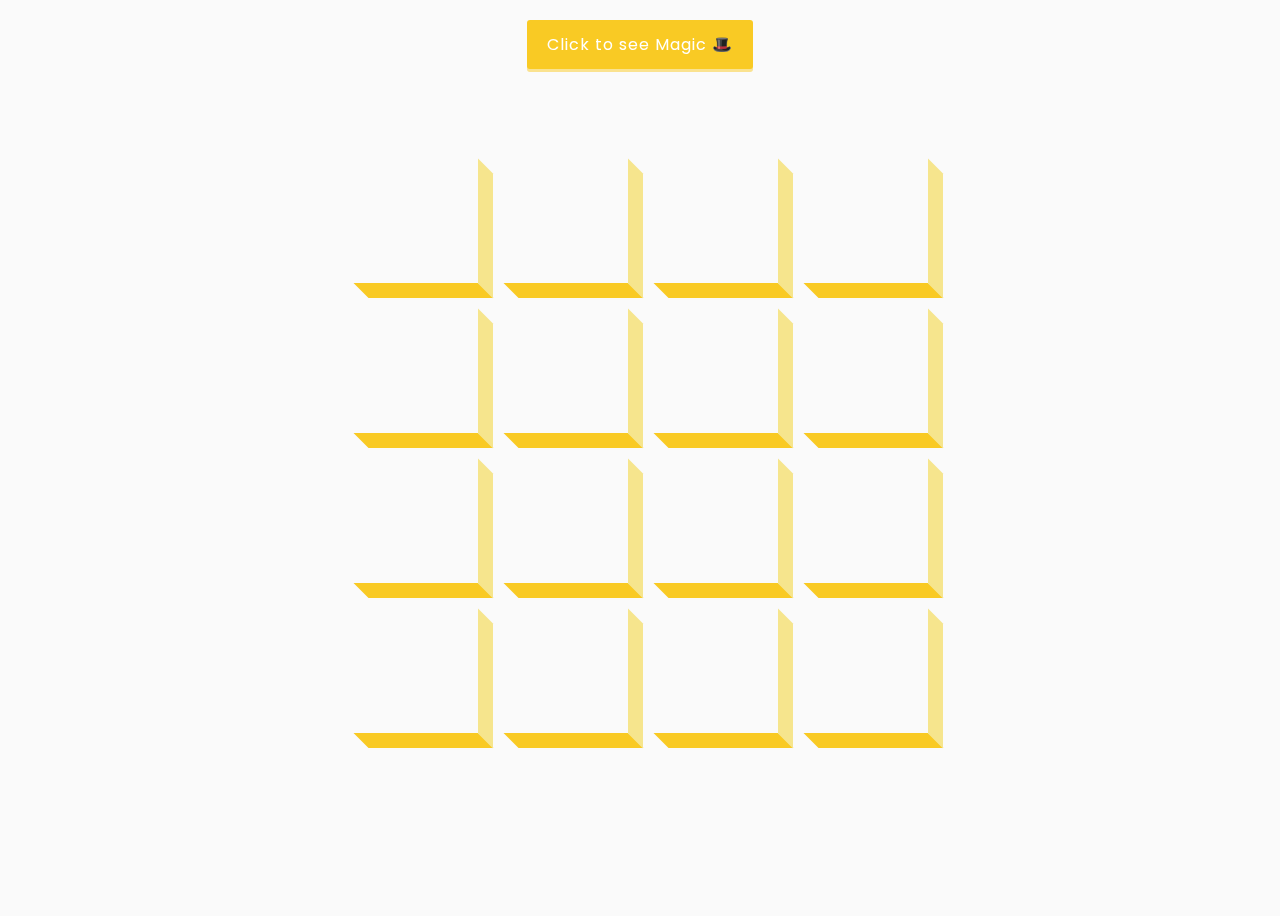
<file: 3D-MagicBox/index.html>
<!DOCTYPE html>
<html lang="en">
  <head>
    <meta charset="UTF-8" />
    <meta name="viewport" content="width=device-width, initial-scale=1.0" />
    <link
      rel="stylesheet"
      href="https://cdnjs.cloudflare.com/ajax/libs/font-awesome/5.14.0/css/all.min.css"
      integrity="sha512-1PKOgIY59xJ8Co8+NE6FZ+LOAZKjy+KY8iq0G4B3CyeY6wYHN3yt9PW0XpSriVlkMXe40PTKnXrLnZ9+fkDaog=="
      crossorigin="anonymous"
    />
    <link rel="stylesheet" href="style.css" />
    <title>3D Magic Boxes</title>
  </head>
  <body>
    <button id="btn" class="magic">Click to see Magic 🎩</button>
    <div id="boxes" class="boxes big"></div>
    <script src="script.js"></script>
  </body>
</html>
</file>
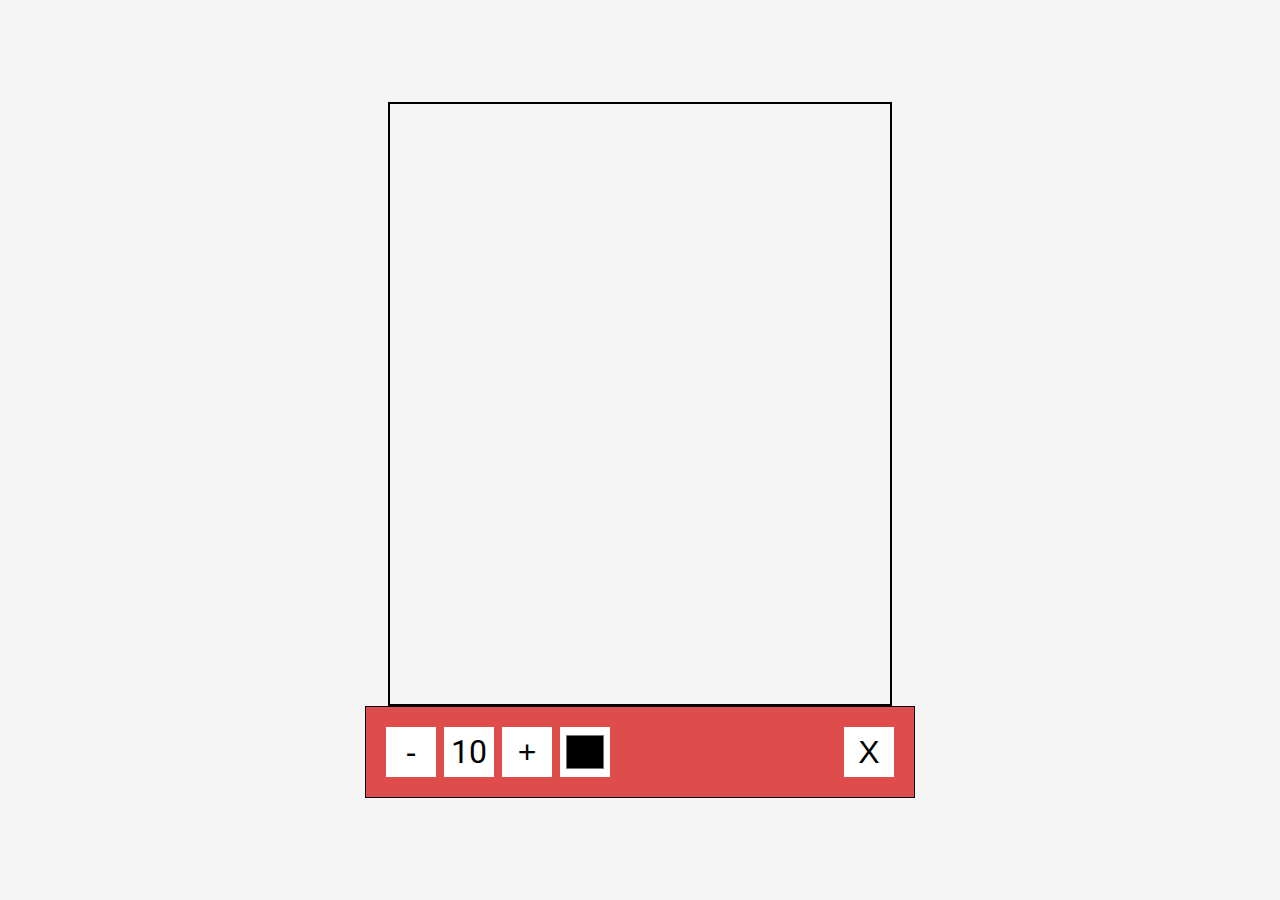
<file: Drawing_App/index.html>
<!DOCTYPE html>
<html lang="en">
  <head>
    <meta charset="UTF-8" />
    <meta name="viewport" content="width=device-width, initial-scale=1.0" />
    <link rel="stylesheet" href="style.css" />
    <title>Drawing App</title>
  </head>
  <body>
    <canvas id="canvas" width="500" height="600"></canvas>
    <div class="toolbox">
      <button id="decrease">-</button>
      <span id="size">10</span>
      <button id="increase">+</button>
      <input type="color" id="color">
      <button id="clear">X</button>
    </div>

    <script src="script.js"></script>
  </body>
</html>
</file>
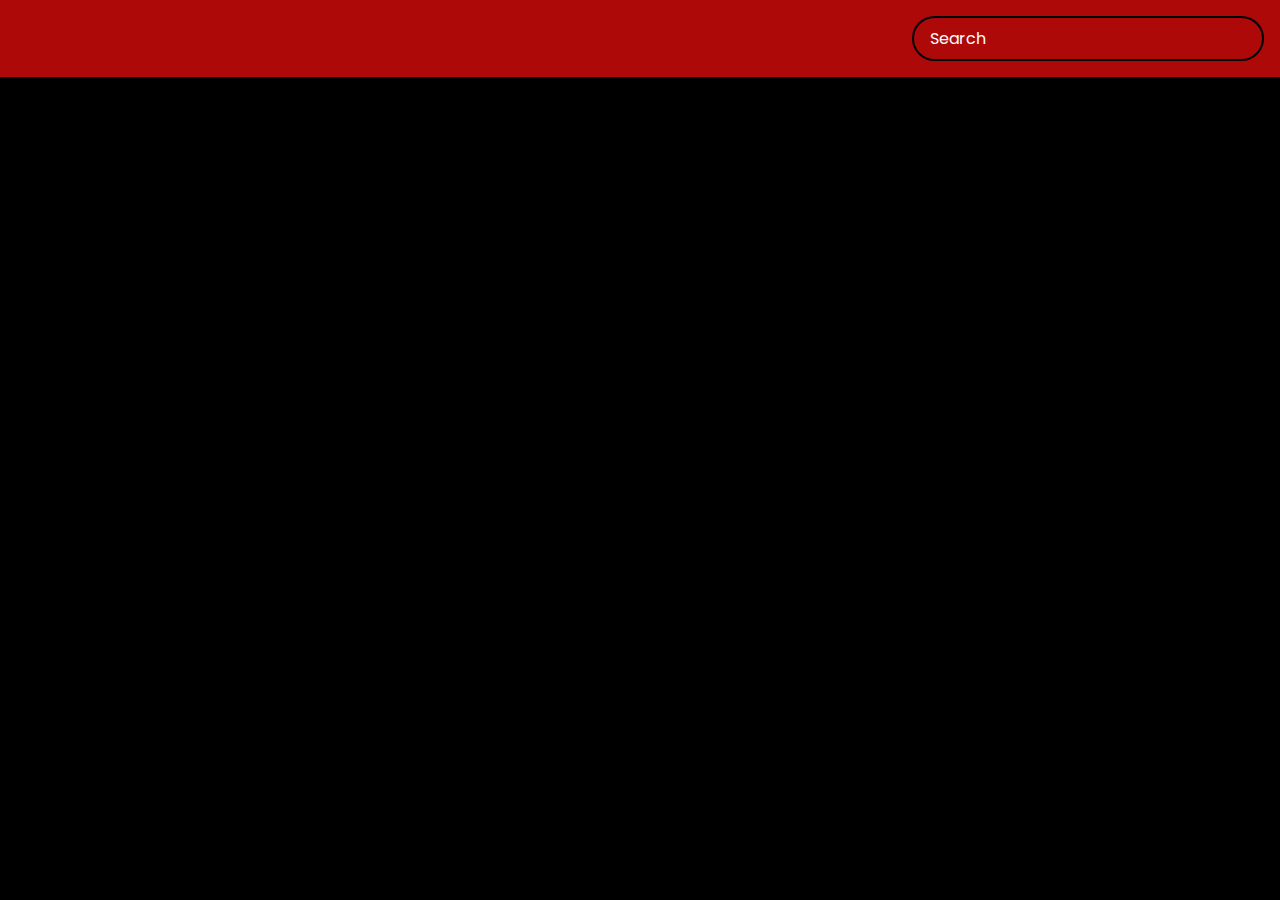
<file: MovieApp/index.html>
<!DOCTYPE html>
<html lang="en">
  <head>
    <meta charset="UTF-8" />
    <meta name="viewport" content="width=device-width, initial-scale=1.0" />
    <link rel="stylesheet" href="style.css" />
    <title>Movie App</title>
  </head>
  <body>
    <header>
      <form id="form">
        <input type="text" id="search" class="search" placeholder="Search">
      </form>
    </header>

    <main id="main"></main>

    <script src="script.js"></script>
  </body>
</html>
</file>
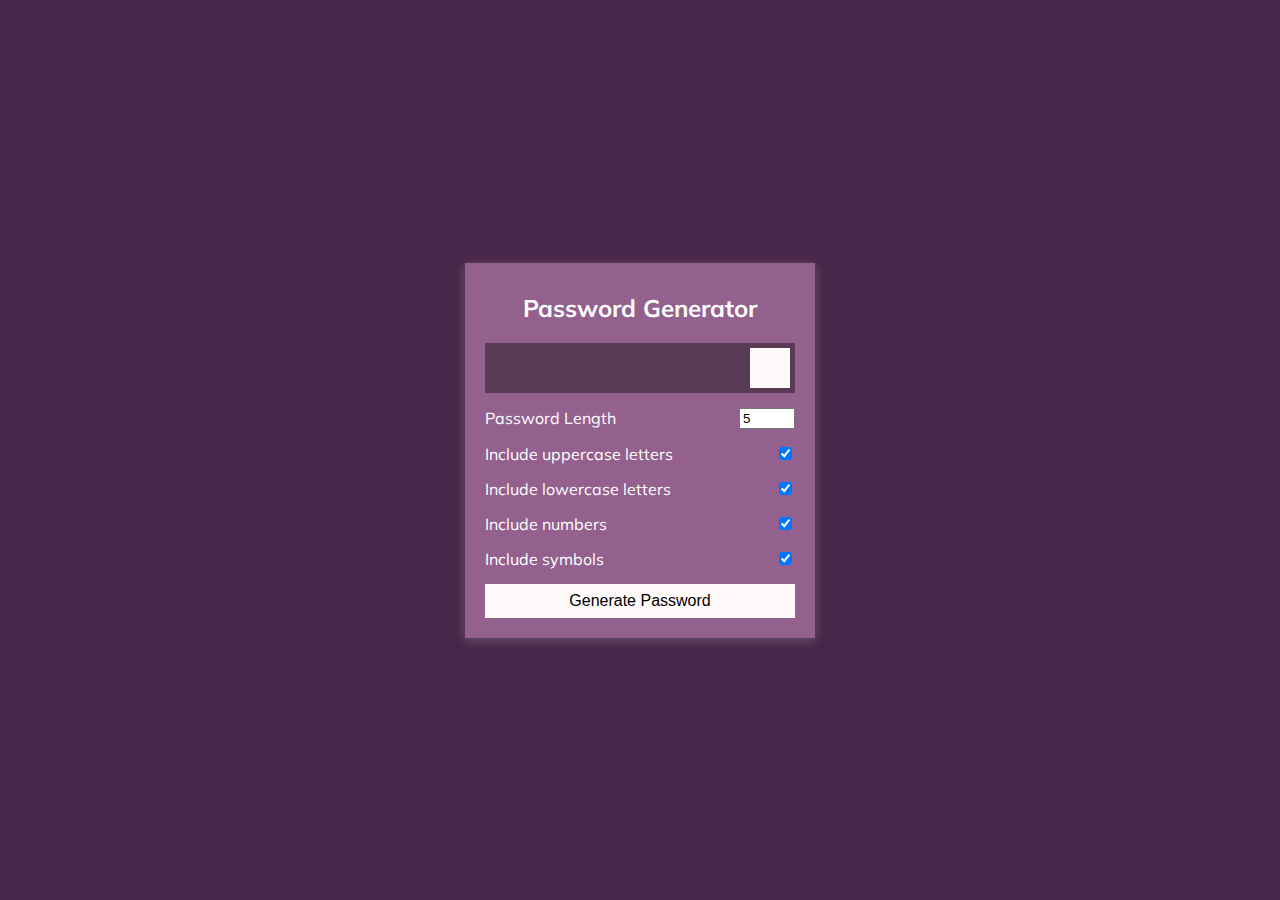
<file: Password-Generator/index.html>
<!DOCTYPE html>
<html lang="en">
  <head>
    <meta charset="UTF-8" />
    <meta name="viewport" content="width=device-width, initial-scale=1.0" />
    <link rel="stylesheet" href="https://cdnjs.cloudflare.com/ajax/libs/font-awesome/5.14.0/css/all.min.css" integrity="sha512-1PKOgIY59xJ8Co8+NE6FZ+LOAZKjy+KY8iq0G4B3CyeY6wYHN3yt9PW0XpSriVlkMXe40PTKnXrLnZ9+fkDaog==" crossorigin="anonymous" />
    <link rel="stylesheet" href="style.css" />
    <title>Password Generator</title>
  </head>
  <body>
    <div class="container">
      <h2>Password Generator</h2>
      <div class="result-container">
        <span id="result"></span>
        <button class="btn" id="clipboard">
          <i class="far fa-clipboard"></i>
        </button>
      </div>
      <div class="settings">
        <div class="setting">
          <label>Password Length</label>
          <input type="number" id="length" min="5" max="20" value="5">
        </div>
        <div class="setting">
          <label>Include uppercase letters</label>
          <input type="checkbox" id="uppercase" checked>
        </div>
        <div class="setting">
          <label>Include lowercase letters</label>
          <input type="checkbox" id="lowercase" checked>
        </div>
        <div class="setting">
          <label>Include numbers</label>
          <input type="checkbox" id="numbers" checked>
        </div>
        <div class="setting">
          <label>Include symbols</label>
          <input type="checkbox" id="symbols" checked>
        </div>
      </div>

      <button class="btn btn-large" id="generate">
        Generate Password
      </button>
    </div>
    <script src="script.js"></script>
  </body>
</html>
</file>
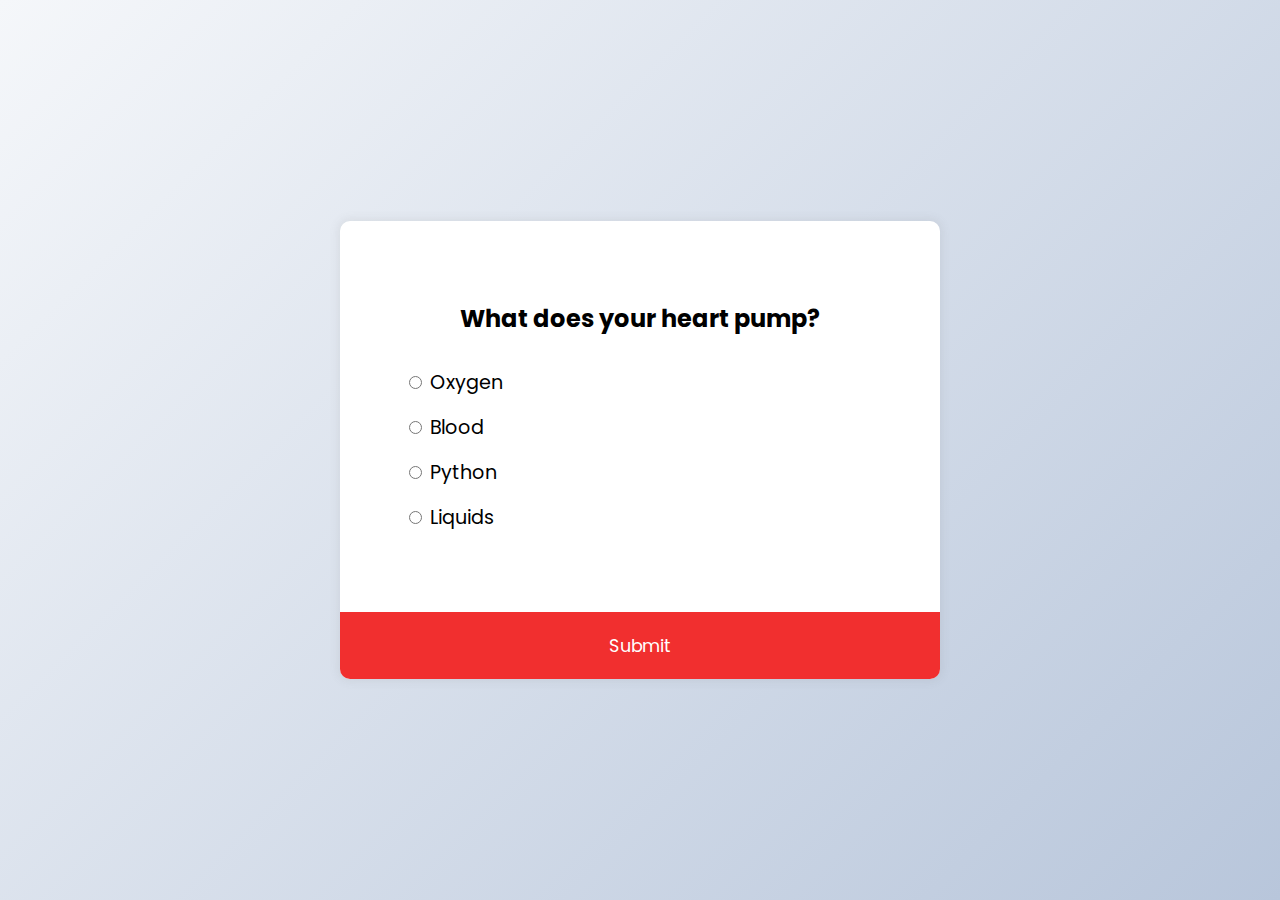
<file: Quiz_app/index.html>
<!DOCTYPE html>
<html lang="en">
  <head>
    <meta charset="UTF-8" />
    <meta name="viewport" content="width=device-width, initial-scale=1.0" />
    <link rel="stylesheet" href="style.css" />
    <title>Quiz App</title>
  </head>
  <body>
    <div class="quiz-container" id="quiz">
      <div class="quiz-header">
        <h2 id="question">Question text</h2>
        <ul>
          <li>
            <input type="radio" name="answer" id="a" class="answer">
            <label for="a" id="a_text">Question</label>
          </li>

          <li>
            <input type="radio" name="answer" id="b" class="answer">
            <label for="b" id="b_text">Question</label>
          </li>

          <li>
            <input type="radio" name="answer" id="c" class="answer">
            <label for="c" id="c_text">Question</label>
          </li>

          <li>
            <input type="radio" name="answer" id="d" class="answer">
            <label for="d" id="d_text">Question</label>
          </li>
        </ul>
      </div>
      <button id="submit">Submit</button>
    </div>
    <script src="script.js"></script>
  </body>
</html>
</file>
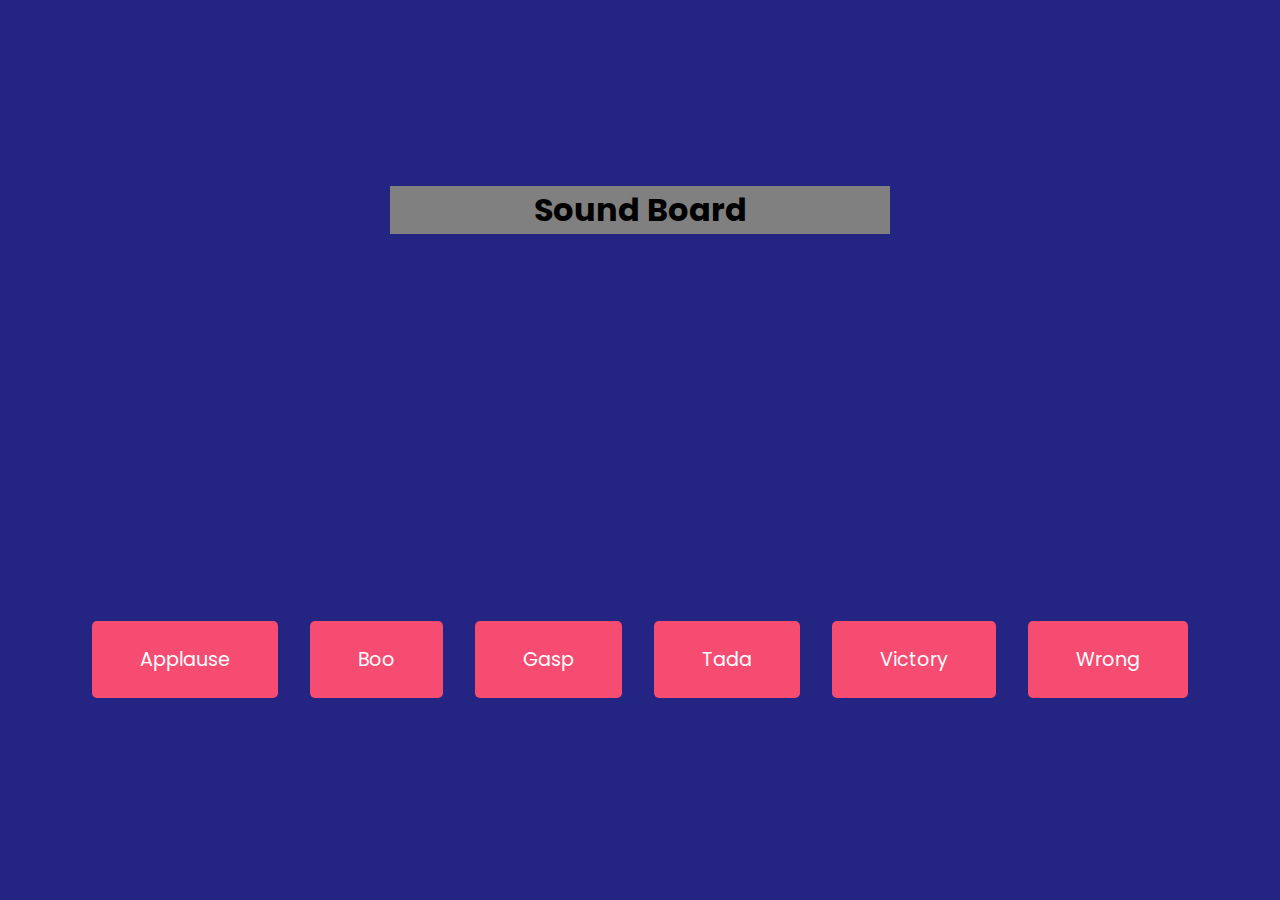
<file: Sound_board/index.html>
<!DOCTYPE html>
<html lang="en">
  <head>
    <meta charset="UTF-8" />
    <meta name="viewport" content="width=device-width, initial-scale=1.0" />
    <link rel="stylesheet" href="style.css" />
    <title>Sound Board</title>
  </head>
  <body>
    <h1>Sound Board</h1>
    <audio id="Applause" src="sounds/applause.mp3"></audio>
    <audio id="Boo" src="sounds/boo.mp3"></audio>
    <audio id="Gasp" src="sounds/gasp.mp3"></audio>
    <audio id="Tada" src="sounds/tada.mp3"></audio>
    <audio id="Victory" src="sounds/victory.mp3"></audio>
    <audio id="Wrong" src="sounds/wrong.mp3"></audio>

    <div id="buttons"></div>

    <script src="script.js"></script>
  </body>
</html>
</file>
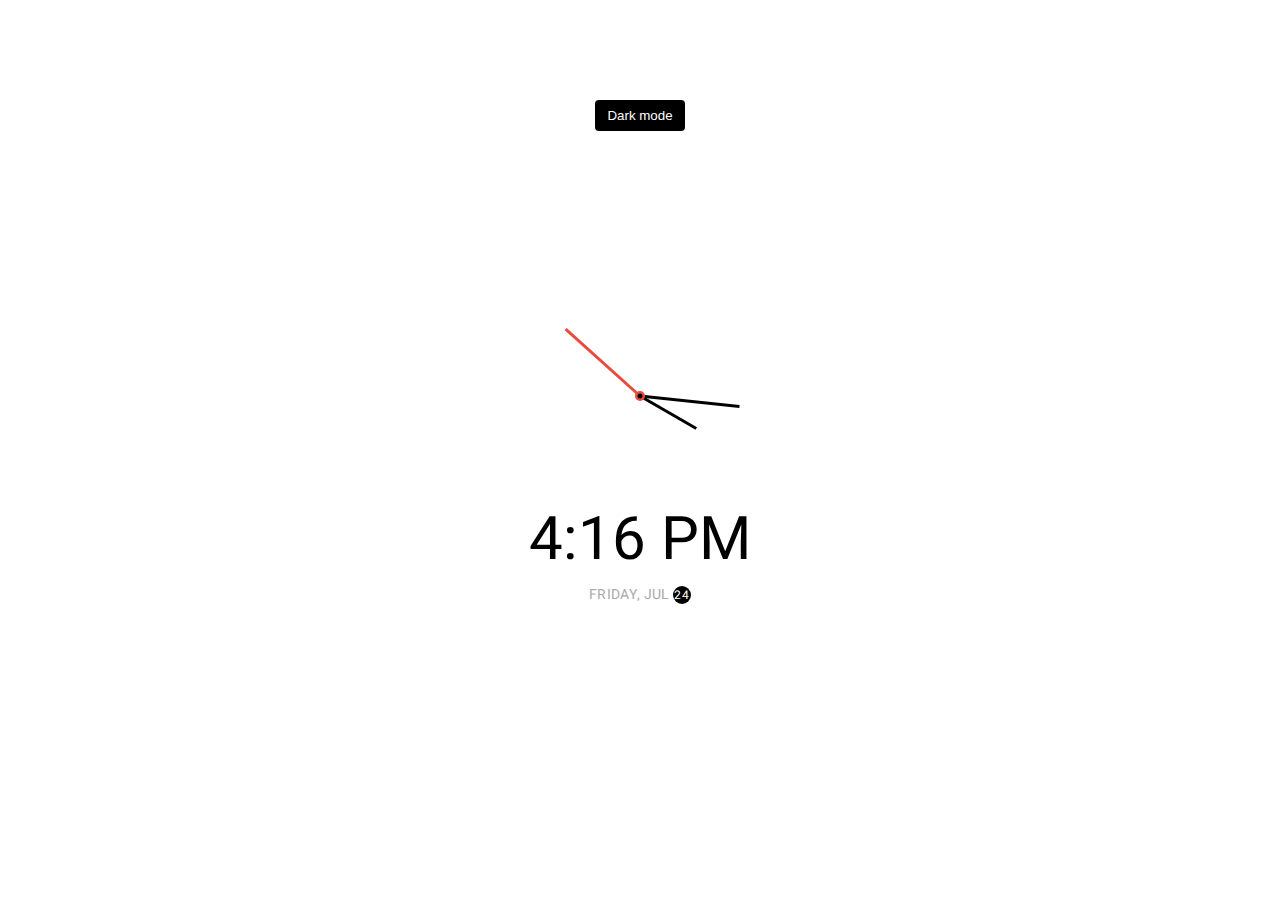
<file: ThemeClock/index.html>
<!DOCTYPE html>
<html lang="en">
  <head>
    <meta charset="UTF-8" />
    <meta name="viewport" content="width=device-width, initial-scale=1.0" />
    <link rel="stylesheet" href="style.css" />
    <title>Theme Clock</title>
  </head>
  <body>
    <button class="toggle">Dark mode</button>

    <div class="clock-container">
      <div class="clock">
        <div class="needle hour"></div>
        <div class="needle minute"></div>
        <div class="needle second"></div>
        <div class="center-point"></div>
      </div>

      <div class="time"></div>
      <div class="date"></div>
    </div>

    <script src="script.js"></script>
  </body>
</html>
</file>
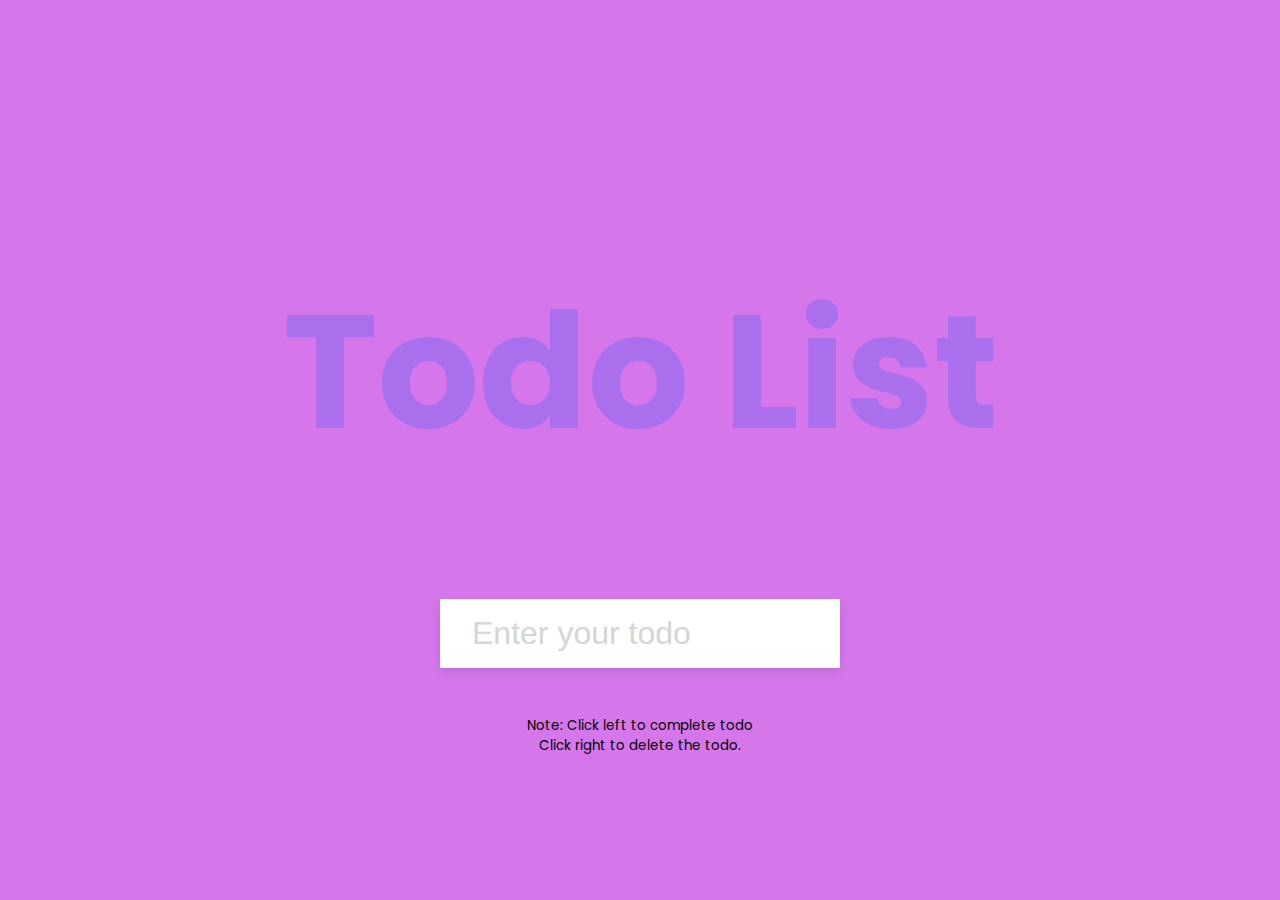
<file: Todo_List/index.html>
<!DOCTYPE html>
<html lang="en">
  <head>
    <meta charset="UTF-8" />
    <meta name="viewport" content="width=device-width, initial-scale=1.0" />
    <link rel="stylesheet" href="style.css" />
    <title>Todo List</title>
  </head>
  <body>
    <h1>Todo List</h1>
    <form id="form">
      <input type="text" class="input" id="input" placeholder="Enter your todo" autocomplete="off">

      <ul class="todos" id="todos"></ul>
    </form>
    <small>Note: Click left to complete todo <br> Click right to delete the todo.</small>

    <script src="script.js"></script>
  </body>
</html>
</file>
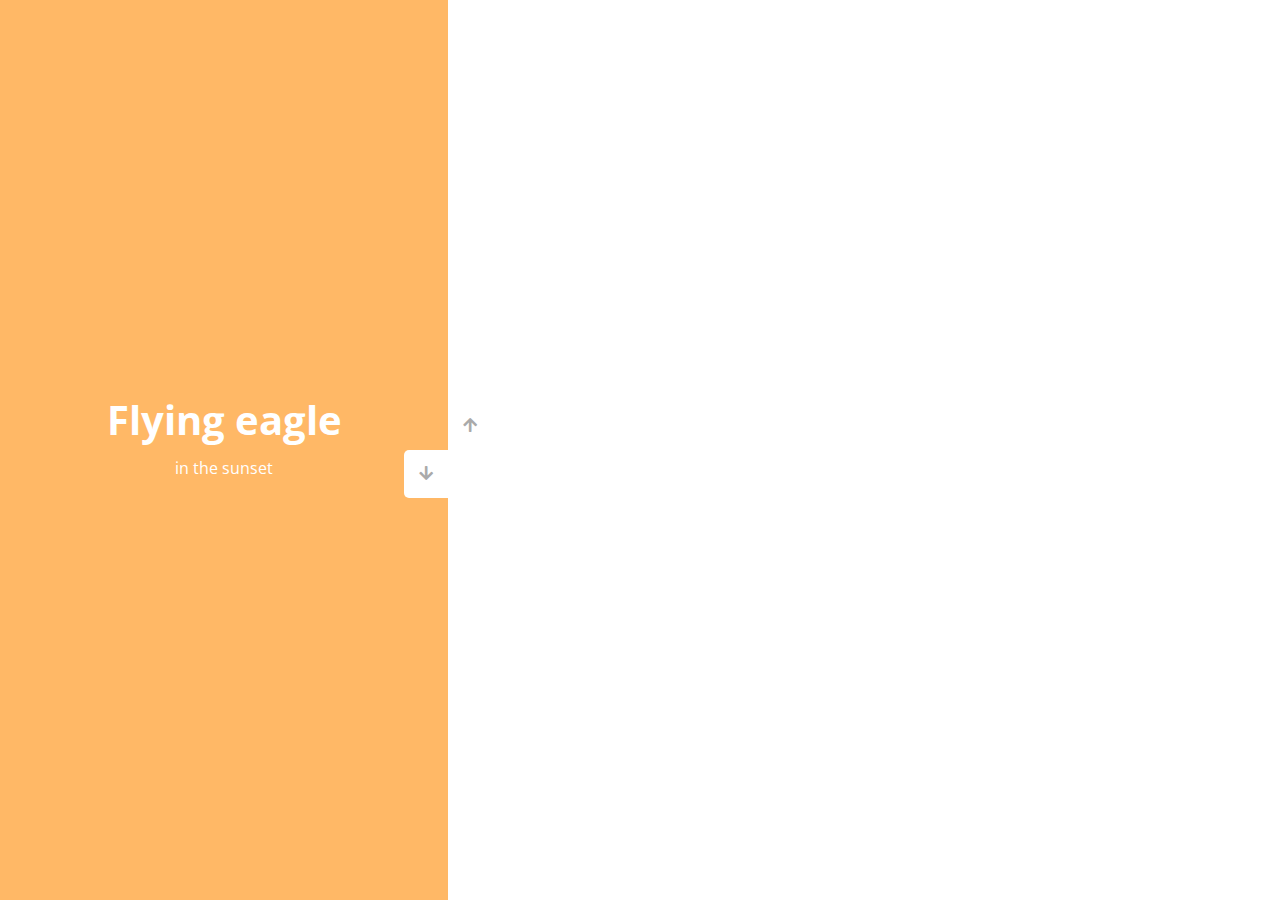
<file: Vertical_slider/index.html>
<!DOCTYPE html>
<html lang="en">
  <head>
    <meta charset="UTF-8" />
    <meta name="viewport" content="width=device-width, initial-scale=1.0" />
    <link rel="stylesheet" href="https://cdnjs.cloudflare.com/ajax/libs/font-awesome/5.15.1/css/all.min.css" />
    <link rel="stylesheet" href="style.css" />
    <title>Vertical Slider</title>
  </head>
  <body>
    <div class="slider-container">
      <div class="left-slide">
        <div style="background-color: #FD3555">
          <h1>Nature flower</h1>
          <p>all in pink</p>
        </div>
        <div style="background-color: #2A86BA">
          <h1>Blue Sky</h1>
          <p>with it's mountains</p>
        </div>
        <div style="background-color: #252E33">
          <h1>Lonely castle</h1>
          <p>in the wilderness</p>
        </div>
        <div style="background-color: #FFB866">
          <h1>Flying eagle</h1>
          <p>in the sunset</p>
        </div>
      </div>
      <div class="right-slide">
        <div style="background-image: url('https://images.unsplash.com/photo-1508768787810-6adc1f613514?ixlib=rb-0.3.5&ixid=eyJhcHBfaWQiOjEyMDd9&s=e27f6661df21ed17ab5355b28af8df4e&auto=format&fit=crop&w=1350&q=80')"></div>
        <div style="background-image: url('https://images.unsplash.com/photo-1519981593452-666cf05569a9?ixlib=rb-0.3.5&ixid=eyJhcHBfaWQiOjEyMDd9&s=90ed8055f06493290dad8da9584a13f7&auto=format&fit=crop&w=715&q=80')"></div>
        <div style="background-image: url('https://images.unsplash.com/photo-1486899430790-61dbf6f6d98b?ixlib=rb-0.3.5&ixid=eyJhcHBfaWQiOjEyMDd9&s=8ecdee5d1b3ed78ff16053b0227874a2&auto=format&fit=crop&w=1002&q=80')"></div>
        <div style="background-image: url('https://images.unsplash.com/photo-1510942201312-84e7962f6dbb?ixlib=rb-0.3.5&ixid=eyJhcHBfaWQiOjEyMDd9&s=da4ca7a78004349f1b63f257e50e4360&auto=format&fit=crop&w=1050&q=80')"></div>
      </div>
      <div class="action-buttons">
        <button class="down-button">
          <i class="fas fa-arrow-down"></i>
        </button>
        <button class="up-button">
          <i class="fas fa-arrow-up"></i>
        </button>
      </div>
    </div>

    <script src="script.js"></script>
  </body>
</html>
</file>
<file: 3D-MagicBox/style.css>
@import url('https://fonts.googleapis.com/css2?family=Roboto:wght@400;700&display=swap');
@import url('https://fonts.googleapis.com/css2?family=Poppins&display=swap');

* {
  box-sizing: border-box;
}

body {
  background-color: #fafafa;
  font-family: 'Roboto', sans-serif;
  display: flex;
  flex-direction: column;
  align-items: center;
  justify-content: center;
  height: 100vh;
  overflow: hidden;
}

.magic {
  background-color: #f9ca24;
  color: #fff;
  font-family: 'Poppins', sans-serif;
  border: 0;
  border-radius: 3px;
  font-size: 16px;
  padding: 12px 20px;
  cursor: pointer;
  position: fixed;
  top: 20px;
  letter-spacing: 1px;
  box-shadow: 0 3px rgba(249, 202, 36, 0.5);
  z-index: 100;
}

.magic:focus {
  outline: none;
}

.magic:active {
  box-shadow: none;
  transform: translateY(2px);
}

.boxes {
  display: flex;
  flex-wrap: wrap;
  justify-content: space-around;
  height: 500px;
  width: 500px;
  position: relative;
  transition: 0.4s ease;
}

.boxes.big {
  width: 600px;
  height: 600px;
}

.boxes.big .box {
  transform: rotateZ(360deg);
}

.box {
  background-image: url('https://media.giphy.com/media/EZqwsBSPlvSda/giphy.gif');
  background-repeat: no-repeat;
  background-size: 500px 500px;
  position: relative;
  height: 125px;
  width: 125px;
  transition: 0.4s ease;
}

.box::after {
  content: '';
  background-color: #f6e58d;
  position: absolute;
  top: 8px;
  right: -15px;
  height: 100%;
  width: 15px;
  transform: skewY(45deg);
}

.box::before {
  content: '';
  background-color: #f9ca24;
  position: absolute;
  bottom: -15px;
  left: 8px;
  height: 15px;
  width: 100%;
  transform: skewX(45deg);
}
</file>
<file: Drawing_App/style.css>
@import url('https://fonts.googleapis.com/css2?family=Roboto:wght@400;700&display=swap');

* {
  box-sizing: border-box;
}

body {
  background-color: #f5f5f5;
  font-family: 'Roboto', sans-serif;
  display: flex;
  flex-direction: column;
  align-items: center;
  justify-content: center;
  height: 100vh;
  margin: 0;
}

canvas {
  border: 2px solid black;
}

.toolbox {
  background-color: rgb(222, 76, 76);
  border: 1px solid black;
  display: flex;
  width: 550px;
  padding: 1rem;
}

.toolbox > * {
  background-color: #fff;
  border: none;
  display: inline-flex;
  align-items: center;
  justify-content: center;
  font-size: 2rem;
  height: 50px;
  width: 50px;
  margin: 0.25rem;
  padding: 0.25rem;
  cursor: pointer;
}

.toolbox > *:last-child {
  margin-left: auto;
}
</file>
<file: MovieApp/style.css>
@import url('https://fonts.googleapis.com/css2?family=Poppins:wght@200;400&display=swap');

:root {
  --primary-color: #000000;
  --secondary-color: #ae0909;
}

* {
  box-sizing: border-box;
}

body {
  background-color: var(--primary-color);
  font-family: 'Poppins', sans-serif;
  margin: 0;
}

header {
  padding: 1rem;
  display: flex;
  justify-content: flex-end;
  background-color: var(--secondary-color);
}

.search {
  background-color: transparent;
  border: 2px solid var(--primary-color);
  border-radius: 50px;
  font-family: inherit;
  font-size: 1rem;
  padding: 0.5rem 1rem;
  color: #fff;
}

.search::placeholder {
  color: #ffffff;
}

.search:focus {
  outline: none;
  background-color: var(--primary-color);
}

main {
  display: flex;
  flex-wrap: wrap;
  justify-content: center;
}

.movie {
  width: 300px;
  margin: 1rem;
  background-color: var(--secondary-color);
  box-shadow: 0 4px 5px rgba(0, 0, 0, 0.2);
  position: relative;
  overflow: hidden;
  border-radius: 3px;
}

.movie img {
  width: 100%;
}

.movie-info {
  color: #eee;
  display: flex;
  align-items: center;
  justify-content: space-between;
  gap:0.2rem;
  padding: 0.5rem 1rem 1rem;
  letter-spacing: 0.5px;
}

.movie-info h3 {
  margin-top: 0;
}

.movie-info span {
  background-color: var(--primary-color);
  padding: 0.25rem 0.5rem;
  border-radius: 3px;
  font-weight: bold;
}

.movie-info span.green {
  color: lightgreen;
}

.movie-info span.orange {
  color: orange;
}

.movie-info span.red {
  color: red;
}

.overview {
  background-color: #fff;
  padding: 2rem;
  position: absolute;
  left: 0;
  bottom: 0;
  right: 0;
  max-height: 100%;
  transform: translateY(101%);
  overflow-y: auto;
  transition: transform 0.3s ease-in;
}

.movie:hover .overview {
  transform: translateY(0);
}
</file>
<file: Password-Generator/style.css>
@import url('https://fonts.googleapis.com/css?family=Muli&display=swap');

* {
  box-sizing: border-box;
}

body {
  background-color: #49274a;
  color: #fff;
  font-family: 'Muli', sans-serif;
  display: flex;
  flex-direction: column;
  align-items: center;
  justify-content: center;
  height: 100vh;
  overflow: hidden;
  padding: 10px;
  margin: 0;
}

h2 {
  margin: 10px 0 20px;
  text-align: center;
}

.container {
  background-color: #94618e;
  box-shadow: 0px 2px 10px rgba(255, 255, 255, 0.2);
  padding: 20px;
  width: 350px;
  max-width: 100%;
}

.result-container {
  background-color: rgba(0, 0, 0, 0.4);
  display: flex;
  justify-content: flex-start;
  align-items: center;
  position: relative;
  font-size: 18px;
  letter-spacing: 1px;
  padding: 12px 10px;
  height: 50px;
  width: 100%;
}

.result-container #result {
  word-wrap: break-word;
  max-width: calc(100% - 40px);
  overflow-y: scroll;
  height: 100%;
}

#result::-webkit-scrollbar {
  width: 1rem;
}

.result-container .btn {
  position: absolute;
  top: 5px;
  right: 5px;
  width: 40px;
  height: 40px;
  font-size: 20px;
}

.btn {
  border: none;
  background-color: #fffafa;
  color: rgb(0, 0, 0);
  font-size: 16px;
  padding: 8px 12px;
  cursor: pointer;
}

.btn-large {
  display: block;
  width: 100%;
}

.setting {
  display: flex;
  justify-content: space-between;
  align-items: center;
  margin: 15px 0;
}
</file>
<file: Quiz_app/style.css>
@import url('https://fonts.googleapis.com/css2?family=Poppins:wght@200;400&display=swap');

* {
  box-sizing: border-box;
}

body {
  background-color: #b8c6db;
  background-image: linear-gradient(315deg, #b8c6db 0%, #f5f7fa 100%);
  font-family: 'Poppins', sans-serif;
  display: flex;
  align-items: center;
  justify-content: center;
  height: 100vh;
  overflow: hidden;
  margin: 0;
}

.quiz-container {
  background-color: #fff;
  border-radius: 10px;
  box-shadow: 0 0 10px 2px rgba(100, 100, 100, 0.1);
  width: 600px;
  overflow: hidden;
}

.quiz-header {
  padding: 4rem;
}

h2 {
  padding: 1rem;
  text-align: center;
  margin: 0;
}

ul {
  list-style-type: none;
  padding: 0;
}

ul li {
  font-size: 1.2rem;
  margin: 1rem 0;
}

ul li label {
  cursor: pointer;
}

button {
  background-color: #f12f2f;
  color: #fff;
  border: none;
  display: block;
  width: 100%;
  cursor: pointer;
  font-size: 1.1rem;
  font-family: inherit;
  padding: 1.3rem;
}

button:hover {
  background-color: black;
}

button:focus {
  outline: none;
  background-color: #e74f4f;
}
</file>
<file: Sound_board/style.css>
@import url('https://fonts.googleapis.com/css2?family=Poppins:wght@200;400&display=swap');

* {
  box-sizing: border-box;
}

body {
  background-color: #242582;
  font-family: 'Poppins', sans-serif;
  display: flex;
  flex-wrap: wrap;
  align-items: center;
  justify-content: center;
  text-align: center;
  height: 100vh;
  overflow: hidden;
  margin: 0;
}

.btn {
  background-color: #F64C72;
  border-radius: 5px;
  border: none;
  color: #fff;
  margin: 1rem;
  padding: 1.5rem 3rem;
  font-size: 1.2rem;
  font-family: inherit;
  cursor: pointer;
}

.btn:hover {
  opacity: 0.9;
}

.btn:focus {
  outline: none;
}

h1{
    width:500px;
    margin: 0 auto;
    background: gray;
    text-align: center;
}
</file>
<file: ThemeClock/style.css>
@import url('https://fonts.googleapis.com/css?family=Heebo:300&display=swap');

* {
  box-sizing: border-box;
}

:root {
  --primary-color: #000;
  --secondary-color: #fff;
}

html {
  transition: all 0.5s ease-in;
}

html.dark {
  --primary-color: #fff;
  --secondary-color: #333;
}

html.dark {
  background-color: #111;
  color: var(--primary-color);
}

body {
  font-family: 'Heebo', sans-serif;
  display: flex;
  align-items: center;
  justify-content: center;
  height: 100vh;
  overflow: hidden;
  margin: 0;
}

.toggle {
  cursor: pointer;
  background-color: var(--primary-color);
  color: var(--secondary-color);
  border: 0;
  border-radius: 4px;
  padding: 8px 12px;
  position: absolute;
  top: 100px;
}

.toggle:focus {
  outline: none;
}

.clock-container {
  display: flex;
  flex-direction: column;
  justify-content: space-between;
  align-items: center;
}

.clock {
  position: relative;
  width: 200px;
  height: 200px;
}

.needle {
  background-color: var(--primary-color);
  position: absolute;
  top: 50%;
  left: 50%;
  height: 65px;
  width: 3px;
  transform-origin: bottom center;
  transition: all 0.5s ease-in;
}

.needle.hour {
  transform: translate(-50%, -100%) rotate(0deg);
}

.needle.minute {
  transform: translate(-50%, -100%) rotate(0deg);
  height: 100px;
}

.needle.second {
  transform: translate(-50%, -100%) rotate(0deg);
  height: 100px;
  background-color: #e74c3c;
}

.center-point {
  background-color: #e74c3c;
  width: 10px;
  height: 10px;
  position: absolute;
  top: 50%;
  left: 50%;
  transform: translate(-50%, -50%);
  border-radius: 50%;
}

.center-point::after {
  content: '';
  background-color: var(--primary-color);
  width: 5px;
  height: 5px;
  position: absolute;
  top: 50%;
  left: 50%;
  transform: translate(-50%, -50%);
  border-radius: 50%;
}

.time {
  font-size: 60px;
}

.date {
  color: #aaa;
  font-size: 14px;
  letter-spacing: 0.3px;
  text-transform: uppercase;
}

.date .circle {
  background-color: var(--primary-color);
  color: var(--secondary-color);
  border-radius: 50%;
  height: 18px;
  width: 18px;
  display: inline-flex;
  align-items: center;
  justify-content: center;
  line-height: 18px;
  transition: all 0.5s ease-in;
  font-size: 12px;
}
</file>
<file: Todo_List/style.css>
@import url('https://fonts.googleapis.com/css2?family=Poppins:wght@200;400&display=swap');

* {
  box-sizing: border-box;
}

body {
  background-color: #d577eb;
  color: #444;
  font-family: 'Poppins', sans-serif;
  display: flex;
  flex-direction: column;
  align-items: center;
  justify-content: center;
  height: 100vh;
  margin: 0;
}

h1 {
  color: rgb(105, 100, 242);
  font-size: 10rem;
  text-align: center;
  opacity: 0.4;
}

form {
  box-shadow: 0 4px 10px rgba(0, 0, 0, 0.1);
  max-width: 100%;
  width: 400px;
}

.input {
  border: none;
  color: #444;
  font-size: 2rem;
  padding: 1rem 2rem;
  display: block;
  width: 100%;
}

.input::placeholder {
  color: #d5d5d5;
}

.input:focus {
  outline-color: rgb(179, 131, 226);
}

.todos {
  background-color: #fff;
  padding: 0;
  margin: 0;
  list-style-type: none;
}

.todos li {
  border-top: 1px solid #e5e5e5;
  cursor: pointer;
  font-size: 1.5rem;
  padding: 1rem 2rem;
}

.todos li.completed {
  color: #b6b6b6;
  text-decoration: line-through;
}

small {
  color: #000000;
  margin-top: 3rem;
  text-align: center;
}
</file>
<file: Vertical_slider/style.css>
@import url('https://fonts.googleapis.com/css?family=Open+Sans');

* {
  box-sizing: border-box;
  margin: 0;
  padding: 0;
}

body {
  font-family: 'Open Sans', sans-serif;
  height: 100vh;
}

.slider-container {
  position: relative;
  overflow: hidden;
  width: 100vw;
  height: 100vh;
}

.left-slide {
  height: 100%;
  width: 35%;
  position: absolute;
  top: 0;
  left: 0;
  transition: transform 0.5s ease-in-out;
}

.left-slide > div {
  height: 100%;
  width: 100%;
  display: flex;
  flex-direction: column;
  align-items: center;
  justify-content: center;
  color: #fff;
}

.left-slide h1 {
  font-size: 40px;
  margin-bottom: 10px;
  margin-top: -30px;
}

.right-slide {
  height: 100%;
  position: absolute;
  top: 0;
  left: 35%;
  width: 65%;
  transition: transform 0.5s ease-in-out;
}

.right-slide > div {
  background-repeat: no-repeat;
  background-size: cover;
  background-position: center center;
  height: 100%;
  width: 100%;
}

button {
  background-color: #fff;
  border: none;
  color: #aaa;
  cursor: pointer;
  font-size: 16px;
  padding: 15px;
}

button:hover {
  color: #222;
}

button:focus {
  outline: none;
}

.slider-container .action-buttons button {
  position: absolute;
  left: 35%;
  top: 50%;
  z-index: 100;
}

.slider-container .action-buttons .down-button {
  transform: translateX(-100%);
  border-top-left-radius: 5px;
  border-bottom-left-radius: 5px;
}

.slider-container .action-buttons .up-button {
  transform: translateY(-100%);
  border-top-right-radius: 5px;
  border-bottom-right-radius: 5px;
}
</file>
